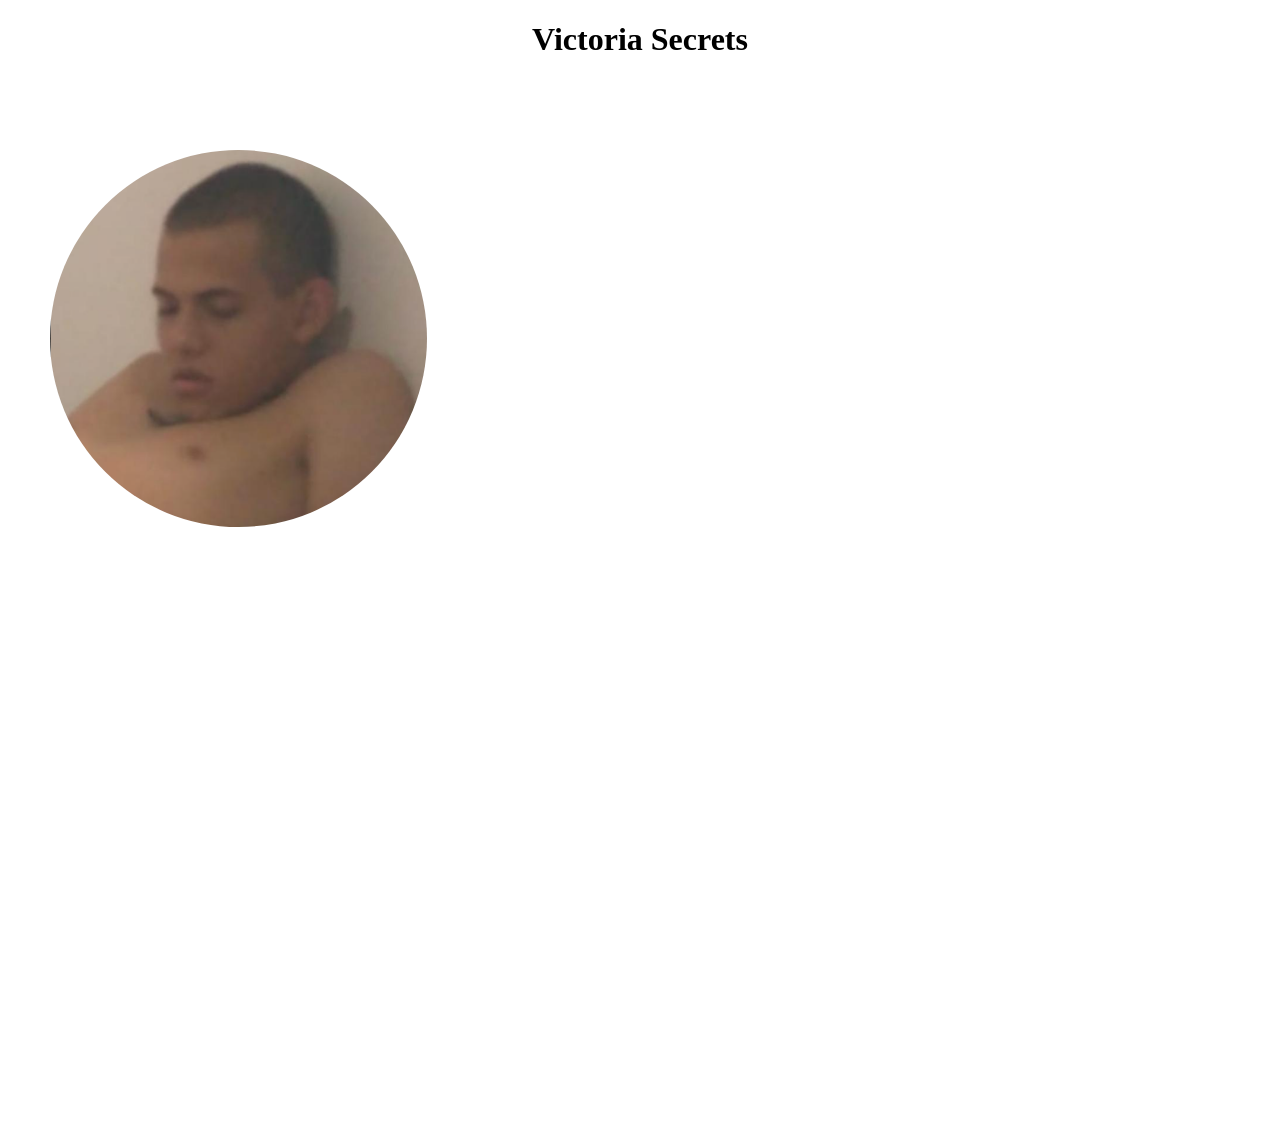
<file: curriculo_alunoBisonho/index.html>
<!DOCTYPE html>

<html lang="pt-BR">

<head>
    <meta charset="UTF-8">
    <meta name="viewport" content="width=device-width, initial-scale=1.0">
    <title>Currículo Victoria Secrets</title>
    <link rel="stylesheet" href="./style.css">
</head>

<body>
    <div id="container">
        <div id="header">
            <h1>Victoria Secrets</h1>
        </div>
        <div id="corpo">
            <div id="container-foto">
                <img id="foto" src="./bisonho.png">
            </div>
            <div id="secao-principal">
                <h2>Histórico de Vida</h2>
                <p>Nasci numa cidade muito pequena chamada Campo Grande, origem dos mais grandiosos bisonhos da T30.
                    Tenho o Moysés desde os meus 11 anos numa desesperada tentativa de farmar aura, mas a minha
                    bisonhice é tão grande que até hoje não li sequer uma página desse livro. Algum dia pensei em fazer
                    o ITA, mas sabia que era simplesmente bisonho demais para passar sem ser na sorte, então decidi
                    responder todas questões usando ASCII e escolhendo cada caractere aleatoriamente. Curiosamente, a
                    minha bisonhice é tão grande que viola as leis da termodinâmica e da estatística, o que permitiu que
                    eu passasse no vestibular. Ao começar o aquartelamento do ITA, a concentração de bisonhice por metro
                    cúbico no meu corpo cresceu tão rapidamente que criou o próprio campo gravitacional no bisonhoverso,
                    um plano da realidade paralelo ao nosso que altera como as pessoas percebem a bisonhice. O campo
                    gravitacional gerado pela minha bisonhice curvou o bisonhespaço-tempo de maneira que os raios de
                    bisonholuz refletidos pelo meu bisonhocorpo não conseguem escapar do bisonhorizonte de
                    bisonhoventos, impedindo que a grande maioria dos alunos de alto IAP percebessem a minha bisonhice,
                    o que, temporariamente, aumentou drasticamente o meu IAS (Índice de Aluno Safo), que é o IAP
                    aparente menos o IAP real. Infelizmente, o grandioso e esplendoroso Aluno Sheldon notou que os raios
                    de bisonholuz que passavam perto do meu bisonhocorpo eram sempre bisonhodesviados, concluindo que
                    isso só poderia acontecer se o meu bisonhocorpo fosse uma lente bisonhogravitacional composta por
                    uma bisonhogularidade de bisonhomassa superior a 1.37 meia-meias. Desde que a verdadeira magnitude
                    da minha bisonhice foi revelada, meu IAS caiu de volta para 0, apesar de eu ter grandes dificuldades
                    para aceitar esse fato auto-evidente.</p>
                <h2>Experiência</h2>
                <h3>Pós-doutorado em Bisonhologia (2023 - 2026)</h3>
                <p>Durante esse período, tive a oportunidade de desenvolver minhas habilidades em bisonhologia,
                    estudando e aprimorando minha bisonhice em diversos contextos. Participei de inúmeros projetos
                    relacionados à bisonhice, desde a criação de teorias bisonhísticas até a aplicação prática da
                    bisonhice em situações cotidianas. Minha experiência inclui a análise de sistemas bisonhos de alta
                    complexidade, bem como o estudo dos mecanismos da manifestação do bisonhoverso em nossa realidade.
                </p>
                <h3>Programa de Iniciação Científica em Toradologia (2026 - atualmente)</h3>
                <p>Atualmente, estou envolvido em um programa de iniciação científica focado na toradologia, onde busco
                    aprofundar meus conhecimentos sobre a arte de torar e suas aplicações práticas, especialmente no
                    estudo dos efeitos toradores do Toraz Netto. Este programa me permite explorar as nuances da
                    toradologia, desde as técnicas de toragem até a compreensão dos princípios fundamentais que regem
                    essa prática. Estou comprometido em contribuir para o avanço do conhecimento na área de toradologia,
                    buscando sempre aprimorar minhas habilidades e expandir minha compreensão sobre esse fascinante
                    campo de estudo.</p>
                <h3>Estudo prático de roupas íntimas femininas (2025)</h3>
                <p>Venha para o 302G (vaga A) me dar um G e perguntar a história caso esteja curioso (obs: a história é
                    SFW, não precisa se preocupar não kkkkkkk)</p>
                <br>
                <p>sugou fazer o resto do meu currículo, vou torar agora</p>
            </div>
            <div id="dados-pessoais">
                <h2>Dados Pessoais</h2>
                <p>Nome: Victoria Secrets</p>
                <p>Contato: (67) 99973-2911</p>
                <p>Idade: elevada</p>
                <p>IAP (Índice de Aluno Padrão): x tal que ∀𝜀>0&nbsp;&nbsp;0&gt;x&gt;𝜀 (note que x não existe,
                    portanto, a bisonhice é tamanha que chega a ser indefinido quantificar o IAP)</p>
            </div>
        </div>
    </div>
</body>

</html>
</file>
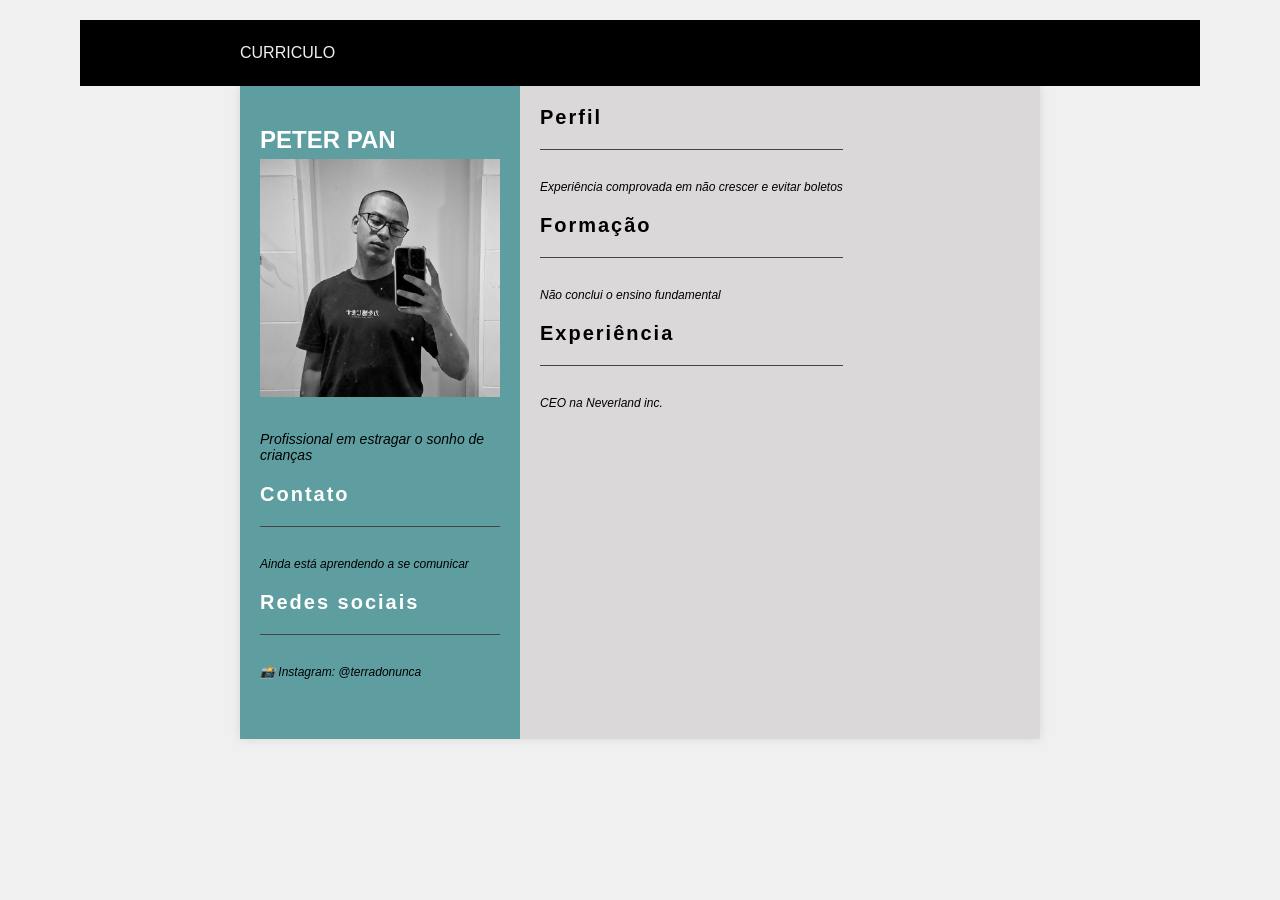
<file: CurriculoPeterPan/index.html>
<!DOCTYPE html>
<html lang="pt-BR">
<head>
    <meta charset="UTF-8">
    <meta name="viewport" content="width=device-width, initial-scale=1.0">
    <title>Curriculo do peter pan</title>
    <link rel="stylesheet" href="style.css">
</head>
<body>
    <header>
        <nav>
            <span>Curriculo</span>
        </nav>
    </header>
    <main>
       <div class="container">
        <aside class="sidebar">
            <h1>Peter Pan</h1>
            <img src="peterpan.png" class="foto">
             <p class="tag">Profissional em estragar o sonho de crianças</p>
            <h2>Contato</h2>
            <p>Ainda está aprendendo a se comunicar</p>
            <h2>Redes sociais</h2>
            <p>📸 Instagram: @terradonunca </p>
        </aside>
        
        <main class="content">
            <h2>Perfil</h2>
            <p>Experiência comprovada em não crescer e evitar boletos</p>
            <h2>Formação</h2>
            <p>Não conclui o ensino fundamental</p>
            <h2>Experiência</h2>
            <p>CEO na Neverland inc.</p>
        </main>
       </div>

        
    </main>
    <footer>

    </footer>
</body>
</html>
</file>
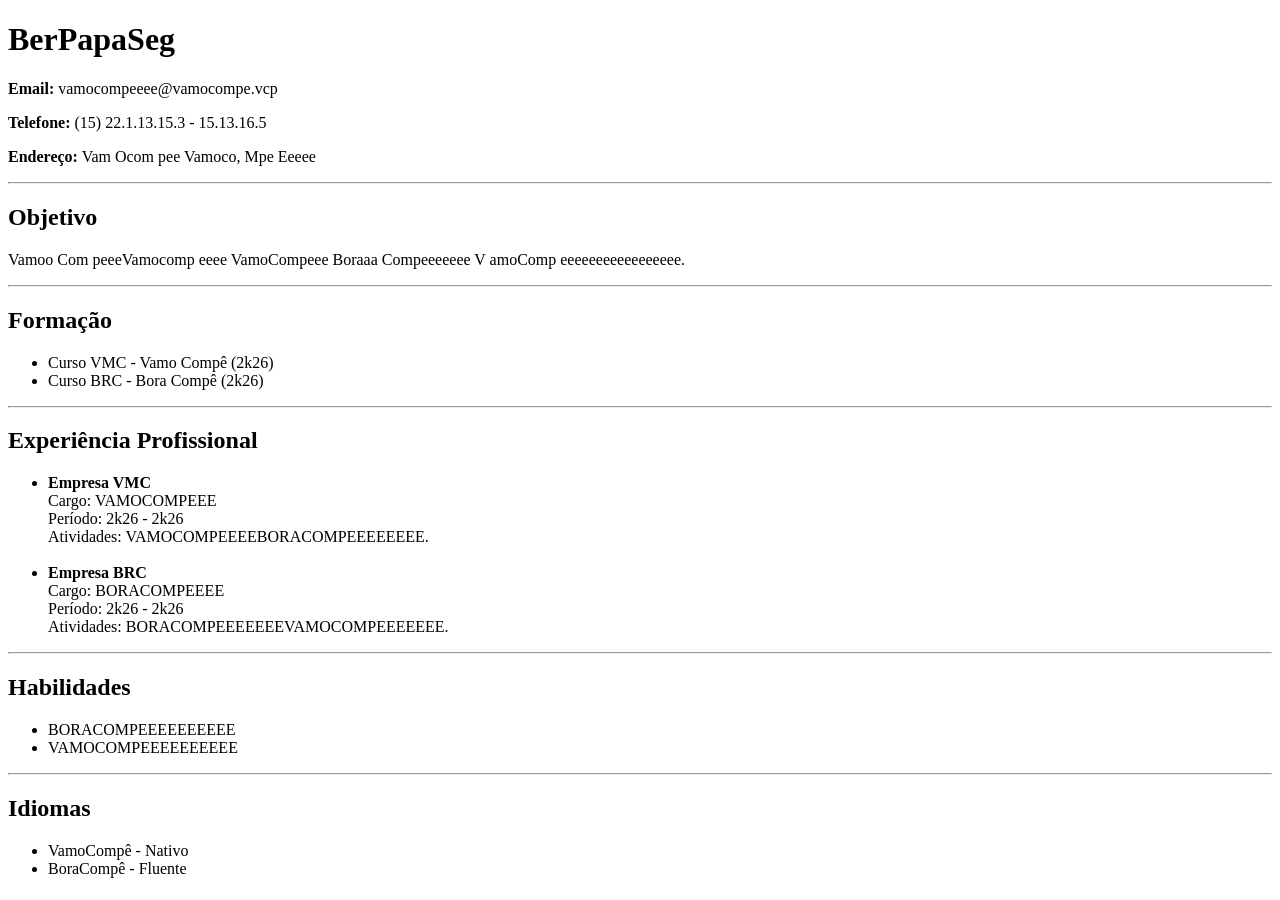
<file: site_arka/index.html>
<!DOCTYPE html>
<html>
<head>
    <meta charset="UTF-8">
    <title>Currículo (VAMO COMPE)</title>
</head>
<body>

    <h1>BerPapaSeg</h1>
    <p><strong>Email:</strong> vamocompeeee@vamocompe.vcp</p>
    <p><strong>Telefone:</strong> (15) 22.1.13.15.3 - 15.13.16.5</p>
    <p><strong>Endereço:</strong> Vam Ocom pee Vamoco, Mpe Eeeee</p>

    <hr>

    <h2>Objetivo</h2>
    <p>Vamoo Com peeeVamocomp eeee VamoCompeee Boraaa Compeeeeeee V amoComp eeeeeeeeeeeeeeeee.</p>

    <hr>

    <h2>Formação</h2>
    <ul>
        <li>Curso VMC - Vamo Compê (2k26)</li>
        <li>Curso BRC - Bora Compê (2k26)</li>
    </ul>

    <hr>

    <h2>Experiência Profissional</h2>
    <ul>
        <li>
            <strong>Empresa VMC</strong><br>
            Cargo: VAMOCOMPEEE<br>
            Período: 2k26 - 2k26<br>
            Atividades: VAMOCOMPEEEEBORACOMPEEEEEEEE.
        </li>
        <br>
        <li>
            <strong>Empresa BRC</strong><br>
            Cargo: BORACOMPEEEE<br>
            Período: 2k26 - 2k26<br>
            Atividades: BORACOMPEEEEEEEVAMOCOMPEEEEEEE.
        </li>
    </ul>

    <hr>

    <h2>Habilidades</h2>
    <ul>
        <li>BORACOMPEEEEEEEEEE</li>
        <li>VAMOCOMPEEEEEEEEEE</li>
    </ul>

    <hr>

    <h2>Idiomas</h2>
    <ul>
        <li>VamoCompê - Nativo</li>
        <li>BoraCompê - Fluente</li>
    </ul>

</body>
</html>
</file>
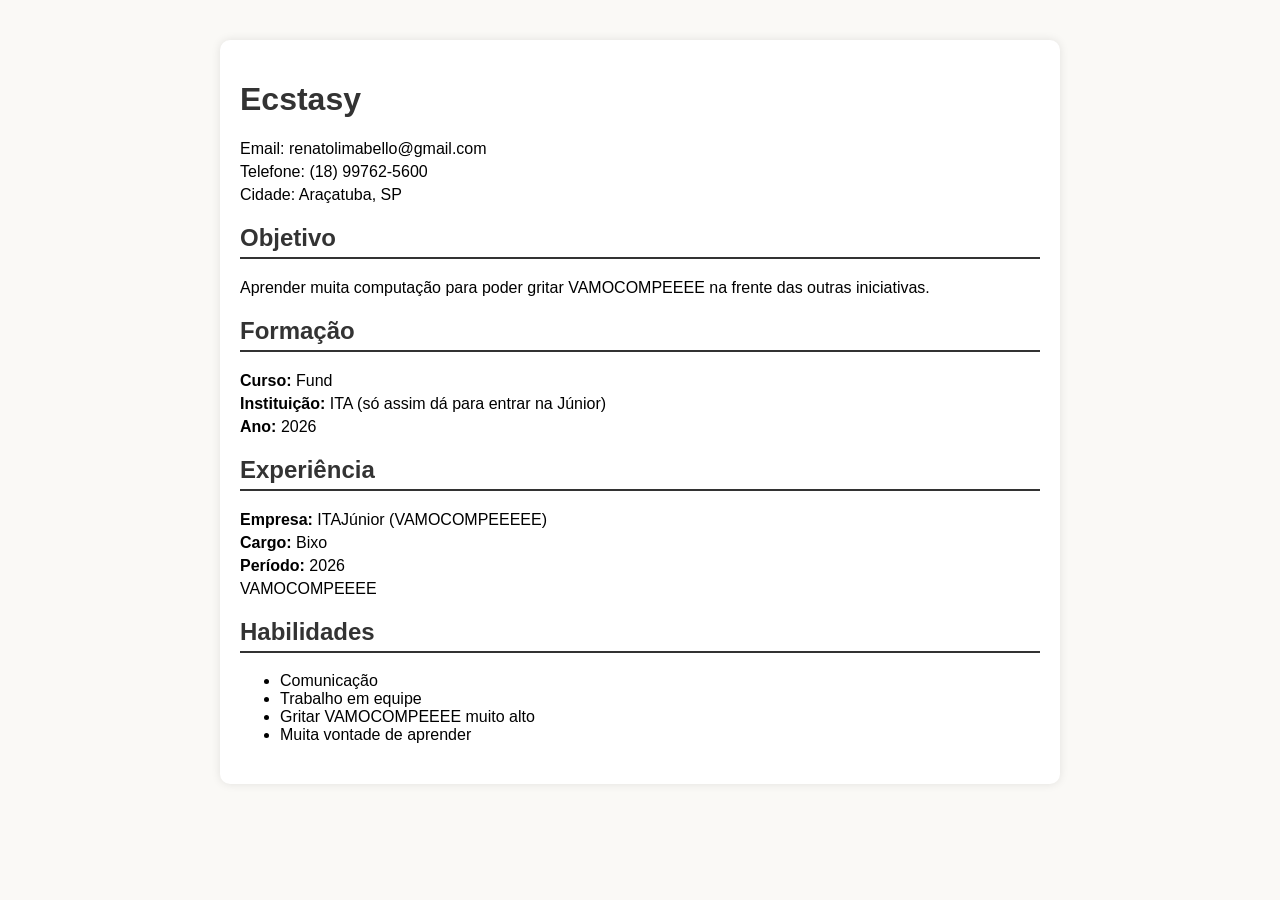
<file: curriculoecstasy.html>
<!DOCTYPE html>
<html lang="pt-br">
<head>
    <meta charset="UTF-8">
    <title>Currículo - Ecstasy</title>
    <style>
        body {
            font-family: Arial, sans-serif;
            margin: 40px;
            background-color: #fAf9f6;
        }
        .container {
            background: #fff;
            padding: 20px;
            max-width: 800px;
            margin: auto;
            border-radius: 10px;
            box-shadow: 0 0 10px rgba(0,0,0,0.1);
        }
        h1, h2 {
            color: #333;
        }
        .section {
            margin-bottom: 20px;
        }
        .title {
            border-bottom: 2px solid #333;
            padding-bottom: 5px;
        }
        p {
            margin: 5px 0;
        }
    </style>
</head>
<body>

<div class="container">
    <h1>Ecstasy</h1>
    <p>Email: renatolimabello@gmail.com</p>
    <p>Telefone: (18) 99762-5600</p>
    <p>Cidade: Araçatuba, SP</p>

    <div class="section">
        <h2 class="title">Objetivo</h2>
        <p>Aprender muita computação para poder gritar VAMOCOMPEEEE na frente das outras iniciativas.</p>
    </div>

    <div class="section">
        <h2 class="title">Formação</h2>
        <p><strong>Curso:</strong> Fund</p>
        <p><strong>Instituição:</strong> ITA (só assim dá para entrar na Júnior)</p>
        <p><strong>Ano:</strong> 2026 </p>
    </div>

    <div class="section">
        <h2 class="title">Experiência</h2>
        <p><strong>Empresa:</strong> ITAJúnior (VAMOCOMPEEEEE)</p>
        <p><strong>Cargo:</strong> Bixo</p>
        <p><strong>Período:</strong> 2026</p>
        <p>VAMOCOMPEEEE</p>
    </div>

    <div class="section">
        <h2 class="title">Habilidades</h2>
        <ul>
            <li>Comunicação</li>
            <li>Trabalho em equipe</li>
            <li>Gritar VAMOCOMPEEEE muito alto</li>
            <li>Muita vontade de aprender</li>
        </ul>
    </div>
</div>

</body>
</html>
</file>
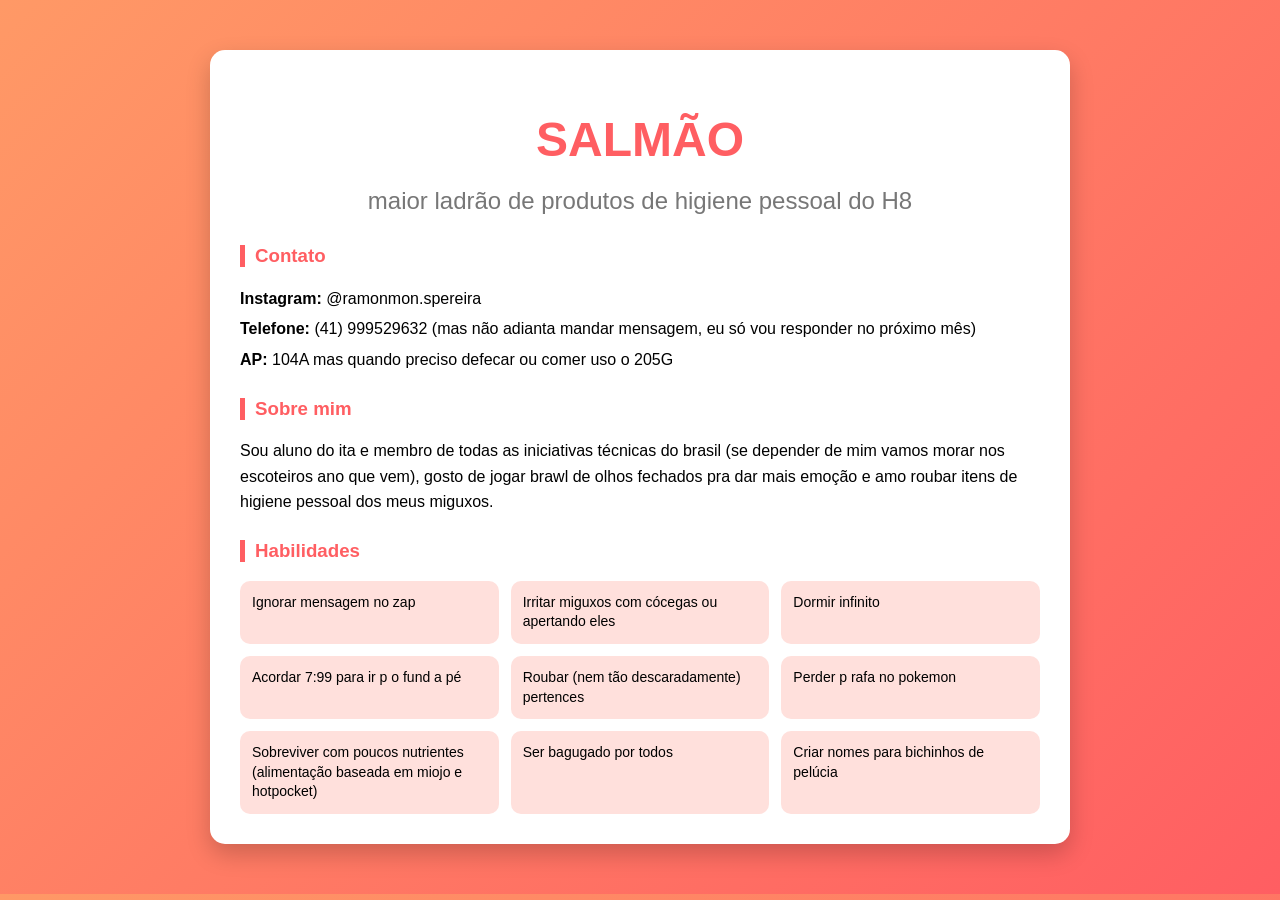
<file: CurriculoSalmao.html>
<!DOCTYPE html>
<html lang="pt-BR">
<head>
    <meta charset="UTF-8">
    <title>Currículo - SALMÃO</title>

    <style>
        body {
            margin: 0;
            font-family: 'Segoe UI', Tahoma, sans-serif;
            background: linear-gradient(135deg, #ff9966, #ff5e62);
        }

        .container {
            max-width: 800px;
            margin: 50px auto;
            background: white;
            border-radius: 15px;
            padding: 30px;
            box-shadow: 0 10px 25px rgba(0,0,0,0.2);
        }

        h1 {
            text-align: center;
            font-size: 48px;
            margin-bottom: 5px;
            color: #ff5e62;
        }

        h2 {
            text-align: center;
            font-weight: normal;
            color: #777;
            margin-bottom: 30px;
        }

        h3 {
            color: #ff5e62;
            border-left: 5px solid #ff5e62;
            padding-left: 10px;
            margin-top: 25px;
        }

        p {
            line-height: 1.6;
        }

        .contato p {
            margin: 5px 0;
        }

        .habilidades {
            display: grid;
            grid-template-columns: repeat(auto-fit, minmax(250px, 1fr));
            gap: 12px;
            margin-top: 10px;
        }

        .habilidade {
            background: #ffe0dc;
            padding: 12px;
            border-radius: 10px;
            font-size: 14px;
            word-wrap: break-word;
            line-height: 1.4;
        }

        .habilidade:hover {
            background: #ffd1cc;
            transform: scale(1.02);
            transition: 0.2s;
        }
    </style>
</head>

<body>

<div class="container">

    <h1>SALMÃO</h1>
    <h2>maior ladrão de produtos de higiene pessoal do H8</h2>

    <h3>Contato</h3>
    <div class="contato">
        <p><strong>Instagram:</strong> @ramonmon.spereira</p>
        <p><strong>Telefone:</strong> (41) 999529632 (mas não adianta mandar mensagem, eu só vou responder no próximo mês)</p>
        <p><strong>AP:</strong> 104A mas quando preciso defecar ou comer uso o 205G</p>
    </div>

    <h3>Sobre mim</h3>
    <p>
        Sou aluno do ita e membro de todas as iniciativas técnicas do brasil 
        (se depender de mim vamos morar nos escoteiros ano que vem), 
        gosto de jogar brawl de olhos fechados pra dar mais emoção 
        e amo roubar itens de higiene pessoal dos meus miguxos.
    </p>

    <h3>Habilidades</h3>
    <div class="habilidades">
        <div class="habilidade">Ignorar mensagem no zap</div>
        <div class="habilidade">Irritar miguxos com cócegas ou apertando eles</div>
        <div class="habilidade">Dormir infinito</div>
        <div class="habilidade">Acordar 7:99 para ir p o fund a pé</div>
        <div class="habilidade">Roubar (nem tão descaradamente) pertences</div>
        <div class="habilidade">Perder p rafa no pokemon</div>
        <div class="habilidade">Sobreviver com poucos nutrientes (alimentação baseada em miojo e hotpocket)</div>
        <div class="habilidade">Ser bagugado por todos</div>
        <div class="habilidade">Criar nomes para bichinhos de pelúcia</div>
    </div>

</div>

</body>
</html>
</file>
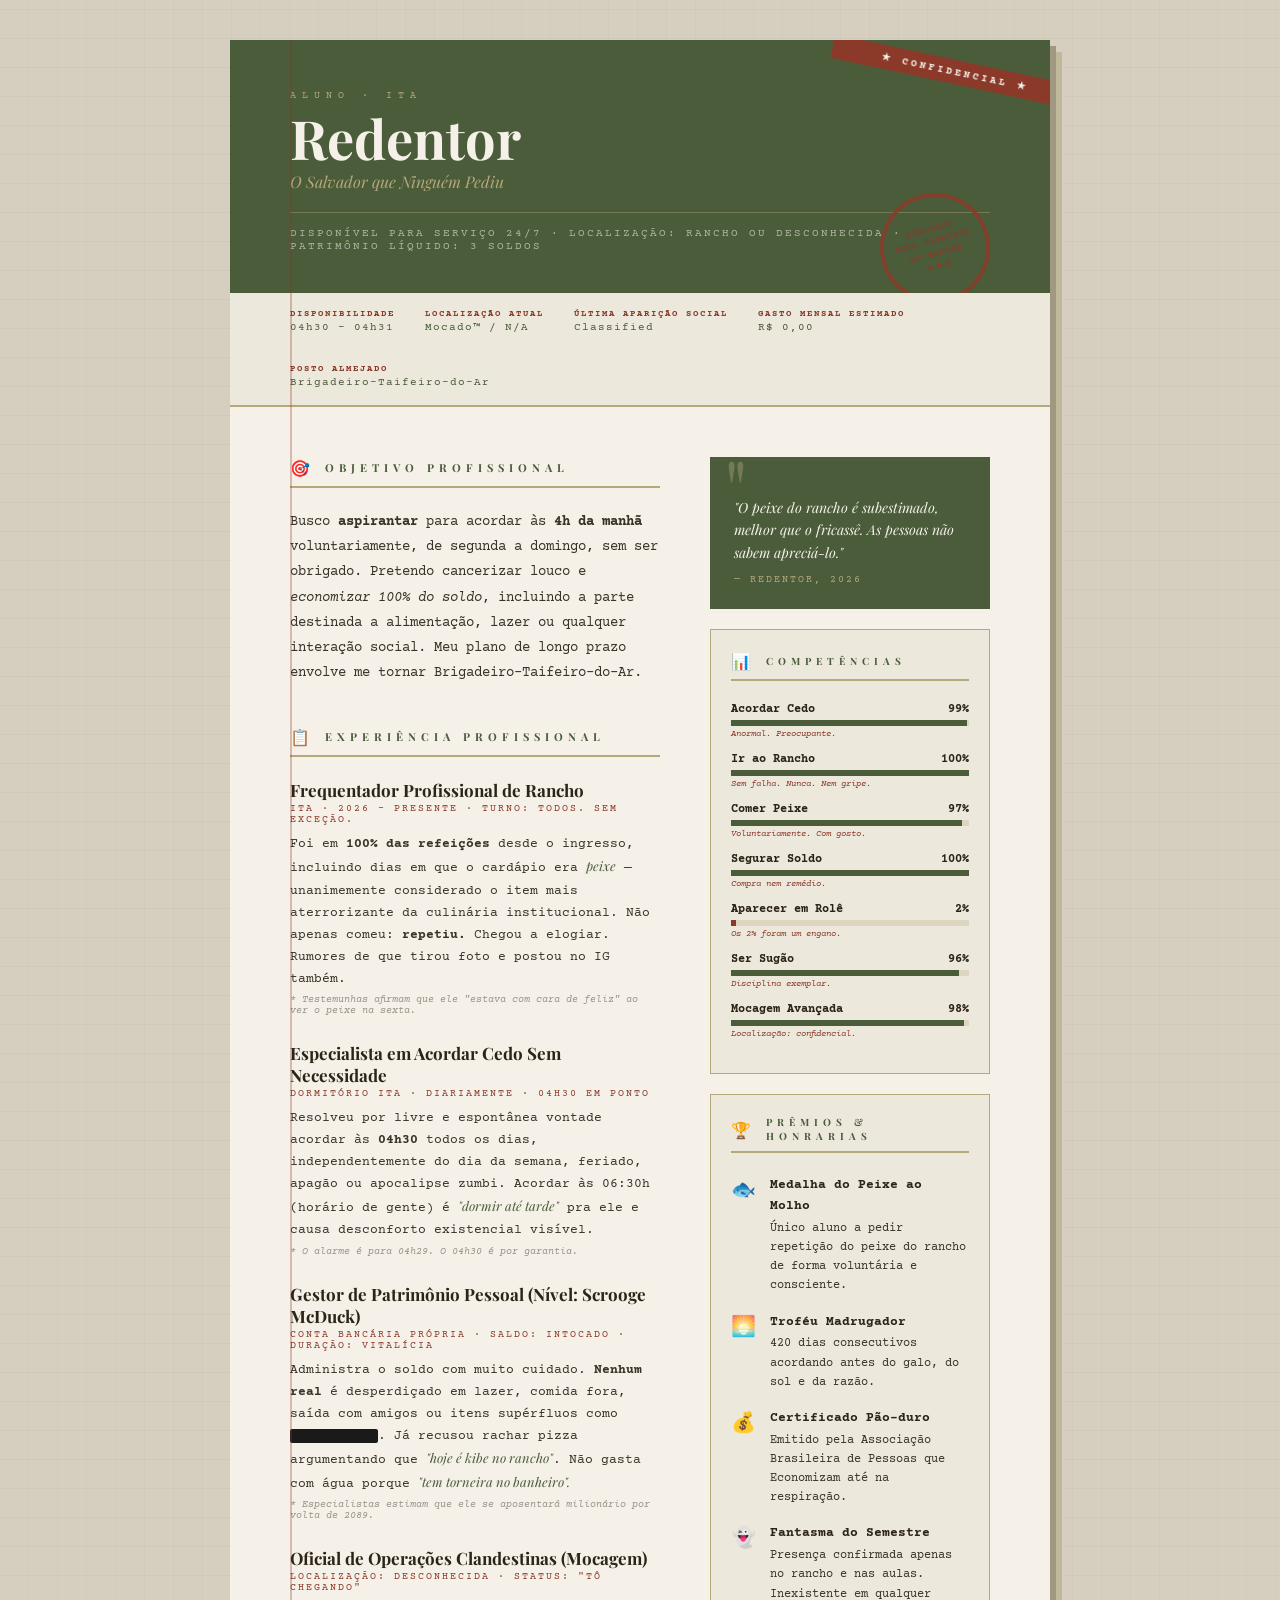
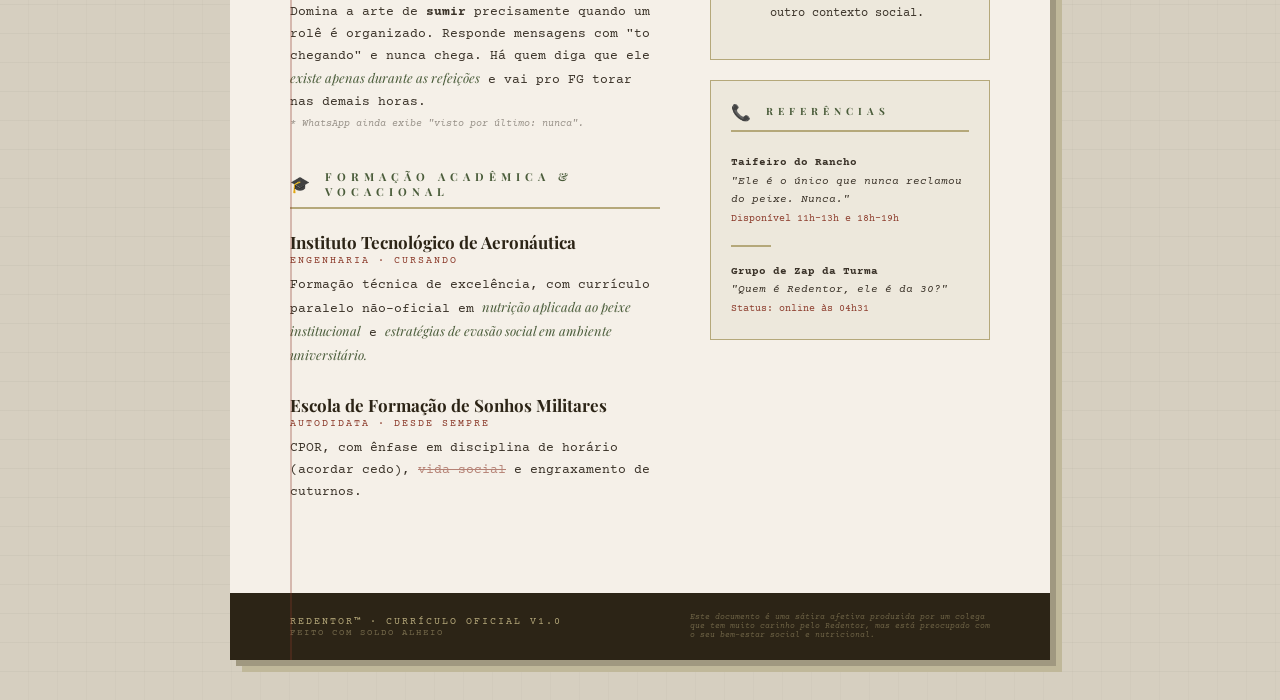
<file: redentor_curriculo.html>
<!DOCTYPE html>
<html lang="pt-BR">
<head>
<meta charset="UTF-8">
<meta name="viewport" content="width=device-width, initial-scale=1.0">
<title>Currículo Oficial™ do Redentor</title>
<link href="https://fonts.googleapis.com/css2?family=Playfair+Display:ital,wght@0,700;1,400&family=Courier+Prime:ital,wght@0,400;0,700;1,400&display=swap" rel="stylesheet">
<style>
  :root {
    --cream: #f5f0e8;
    --dark: #1a1a1a;
    --olive: #4a5c3a;
    --khaki: #b5a87a;
    --rust: #8b3a2a;
    --paper: #ede8dc;
    --ink: #2c2416;
  }

  * { margin: 0; padding: 0; box-sizing: border-box; }

  body {
    background-color: #d6cfc0;
    background-image:
      repeating-linear-gradient(0deg, transparent, transparent 28px, rgba(0,0,0,0.03) 28px, rgba(0,0,0,0.03) 29px),
      repeating-linear-gradient(90deg, transparent, transparent 28px, rgba(0,0,0,0.02) 28px, rgba(0,0,0,0.02) 29px);
    font-family: 'Courier Prime', monospace;
    color: var(--ink);
    padding: 40px 20px;
    min-height: 100vh;
  }

  .page {
    max-width: 820px;
    margin: 0 auto;
    background: var(--cream);
    box-shadow: 6px 6px 0 #a09880, 12px 12px 0 #c0b89a;
    position: relative;
    overflow: hidden;
    animation: pageIn 0.8s ease-out both;
  }

  @keyframes pageIn {
    from { opacity: 0; transform: translateY(30px) rotate(-0.5deg); }
    to { opacity: 1; transform: translateY(0) rotate(0deg); }
  }

  .page::before {
    content: '';
    position: absolute;
    top: 0; left: 60px;
    width: 2px;
    height: 100%;
    background: rgba(139, 58, 42, 0.3);
    z-index: 1;
  }

  /* HEADER */
  .header {
    background: var(--olive);
    padding: 50px 60px 40px;
    position: relative;
    overflow: hidden;
  }

  .header::after {
    content: '★ CONFIDENCIAL ★';
    position: absolute;
    top: 20px; right: -30px;
    background: var(--rust);
    color: var(--cream);
    font-size: 10px;
    letter-spacing: 3px;
    padding: 6px 50px;
    transform: rotate(12deg);
    font-weight: 700;
  }

  .stamp {
    position: absolute;
    bottom: -10px; right: 60px;
    width: 110px; height: 110px;
    border: 4px solid var(--rust);
    border-radius: 50%;
    display: flex; align-items: center; justify-content: center;
    text-align: center;
    color: var(--rust);
    font-size: 9px;
    font-weight: 700;
    letter-spacing: 1px;
    text-transform: uppercase;
    transform: rotate(-15deg);
    opacity: 0.85;
    padding: 10px;
    line-height: 1.4;
    background: transparent;
  }

  .rank {
    font-family: 'Courier Prime', monospace;
    font-size: 10px;
    letter-spacing: 6px;
    text-transform: uppercase;
    color: var(--khaki);
    margin-bottom: 10px;
  }

  .name {
    font-family: 'Playfair Display', serif;
    font-size: 54px;
    font-weight: 700;
    color: var(--cream);
    line-height: 1;
    margin-bottom: 6px;
  }

  .subtitle {
    font-family: 'Playfair Display', serif;
    font-style: italic;
    color: var(--khaki);
    font-size: 16px;
    margin-bottom: 20px;
  }

  .tagline {
    font-size: 11px;
    color: rgba(245,240,232,0.6);
    letter-spacing: 2px;
    text-transform: uppercase;
    border-top: 1px solid rgba(181,168,122,0.4);
    padding-top: 14px;
    margin-top: 14px;
  }

  /* INFO BAR */
  .info-bar {
    background: var(--paper);
    border-bottom: 2px solid var(--khaki);
    padding: 16px 60px;
    display: flex;
    gap: 30px;
    font-size: 11px;
    letter-spacing: 1px;
    flex-wrap: wrap;
    color: var(--olive);
  }

  .info-item strong {
    color: var(--rust);
    display: block;
    font-size: 9px;
    letter-spacing: 2px;
    text-transform: uppercase;
    margin-bottom: 2px;
  }

  /* BODY */
  .body {
    padding: 50px 60px;
    display: grid;
    grid-template-columns: 1fr 280px;
    gap: 50px;
  }

  /* SECTION */
  .section { margin-bottom: 40px; }

  .section-title {
    font-family: 'Playfair Display', serif;
    font-size: 11px;
    font-weight: 700;
    letter-spacing: 5px;
    text-transform: uppercase;
    color: var(--olive);
    border-bottom: 2px solid var(--khaki);
    padding-bottom: 8px;
    margin-bottom: 22px;
    display: flex;
    align-items: center;
    gap: 10px;
  }

  .section-title span { font-size: 16px; }

  /* ENTRY */
  .entry { margin-bottom: 26px; position: relative; }

  .entry-title {
    font-family: 'Playfair Display', serif;
    font-size: 17px;
    font-weight: 700;
    color: var(--ink);
    margin-bottom: 2px;
  }

  .entry-meta {
    font-size: 10px;
    letter-spacing: 2px;
    color: var(--rust);
    text-transform: uppercase;
    margin-bottom: 8px;
  }

  .entry-desc {
    font-size: 13px;
    line-height: 1.7;
    color: #3a3228;
  }

  .entry-desc em {
    font-family: 'Playfair Display', serif;
    font-style: italic;
    color: var(--olive);
  }

  /* FOOTNOTE */
  .footnote {
    font-size: 10px;
    color: rgba(58,50,40,0.5);
    font-style: italic;
    margin-top: 4px;
  }

  /* SIDEBAR */
  .sidebar {}

  .sidebar-box {
    background: var(--paper);
    border: 1px solid var(--khaki);
    padding: 20px;
    margin-bottom: 20px;
  }

  .sidebar-box .section-title { font-size: 10px; }

  .skill-item {
    margin-bottom: 14px;
  }

  .skill-name {
    font-size: 12px;
    font-weight: 700;
    margin-bottom: 4px;
    display: flex;
    justify-content: space-between;
  }

  .skill-bar {
    height: 6px;
    background: rgba(181,168,122,0.3);
    position: relative;
  }

  .skill-bar-fill {
    height: 100%;
    background: var(--olive);
    position: relative;
    animation: fillBar 1.5s ease-out both;
  }

  @keyframes fillBar {
    from { width: 0 !important; }
  }

  .skill-comment {
    font-size: 9px;
    color: var(--rust);
    font-style: italic;
    margin-top: 3px;
  }

  /* QUOTE BOX */
  .quote-box {
    background: var(--olive);
    color: var(--cream);
    padding: 24px;
    margin-bottom: 20px;
    position: relative;
  }

  .quote-box::before {
    content: '"';
    font-family: 'Playfair Display', serif;
    font-size: 80px;
    color: var(--khaki);
    opacity: 0.4;
    position: absolute;
    top: -10px; left: 14px;
    line-height: 1;
  }

  .quote-text {
    font-family: 'Playfair Display', serif;
    font-style: italic;
    font-size: 14px;
    line-height: 1.6;
    margin-bottom: 10px;
    padding-top: 16px;
  }

  .quote-attr {
    font-size: 10px;
    letter-spacing: 2px;
    text-transform: uppercase;
    color: var(--khaki);
  }

  /* ACHIEVEMENTS */
  .achievement {
    display: flex;
    gap: 14px;
    margin-bottom: 16px;
    align-items: flex-start;
  }

  .achievement-icon {
    font-size: 20px;
    flex-shrink: 0;
    margin-top: 2px;
  }

  .achievement-text {
    font-size: 12px;
    line-height: 1.6;
    color: #3a3228;
  }

  .achievement-text strong {
    font-size: 13px;
    display: block;
    margin-bottom: 2px;
    color: var(--ink);
  }

  /* REDLINE */
  .redline {
    text-decoration: line-through;
    color: var(--rust);
    opacity: 0.6;
  }

  /* CLASSIFIED */
  .classified {
    background: #1a1a1a;
    color: #1a1a1a;
    cursor: pointer;
    transition: color 0.3s;
    user-select: none;
    border-radius: 2px;
    padding: 0 4px;
  }
  .classified:hover { color: var(--rust); }

  /* FOOTER */
  .footer {
    background: var(--ink);
    color: var(--khaki);
    padding: 20px 60px;
    font-size: 10px;
    letter-spacing: 2px;
    text-transform: uppercase;
    display: flex;
    justify-content: space-between;
    align-items: center;
  }

  .footer .warning {
    font-size: 8px;
    color: rgba(181,168,122,0.5);
    font-style: italic;
    text-transform: none;
    letter-spacing: 0;
    max-width: 300px;
  }

  /* DIVIDER */
  .divider {
    width: 40px;
    height: 2px;
    background: var(--khaki);
    margin: 16px 0;
  }

  @media (max-width: 700px) {
    .body { grid-template-columns: 1fr; }
    .header { padding: 40px 30px 50px; }
    .name { font-size: 38px; }
    .body { padding: 30px; }
    .info-bar { padding: 16px 30px; }
    .footer { padding: 20px 30px; flex-direction: column; gap: 10px; }
    .page::before { left: 30px; }
  }
</style>
</head>
<body>

<div class="page">

  <!-- HEADER -->
  <div class="header">
    <div class="rank">Aluno · ITA</div>
    <div class="name">Redentor</div>
    <div class="subtitle">O Salvador que Ninguém Pediu</div>
    <div class="tagline">Disponível para serviço 24/7 · Localização: rancho ou desconhecida · Patrimônio líquido: 3 soldos</div>
    <div class="stamp">APROVADO<br>pelo Sargento<br>do Rancho<br>★★★</div>
  </div>

  <!-- INFO BAR -->
  <div class="info-bar">
    <div class="info-item">
      <strong>Disponibilidade</strong>
      04h30 – 04h31
    </div>
    <div class="info-item">
      <strong>Localização atual</strong>
      Mocado™ / N/A
    </div>
    <div class="info-item">
      <strong>Última aparição social</strong>
      Classified
    </div>
    <div class="info-item">
      <strong>Gasto mensal estimado</strong>
      R$ 0,00
    </div>
    <div class="info-item">
      <strong>Posto almejado</strong>
      Brigadeiro-Taifeiro-do-Ar
    </div>
  </div>

  <!-- BODY -->
  <div class="body">

    <!-- MAIN -->
    <div class="main">

      <!-- OBJETIVO -->
      <div class="section">
        <div class="section-title"><span>🎯</span> Objetivo Profissional</div>
        <p style="font-size:14px; line-height:1.8; color:#3a3228;">
          Busco <b>aspirantar</b> para acordar às <strong>4h da manhã</strong> voluntariamente, de segunda a domingo, 
          sem ser obrigado. Pretendo cancerizar louco e <em>economizar 100% do soldo</em>, 
          incluindo a parte destinada a alimentação, lazer ou qualquer interação social.
          Meu plano de longo prazo envolve me tornar Brigadeiro-Taifeiro-do-Ar.</em>
        </p>
      </div>

      <!-- EXPERIENCIA -->
      <div class="section">
        <div class="section-title"><span>📋</span> Experiência Profissional</div>

        <div class="entry">
          <div class="entry-title">Frequentador Profissional de Rancho</div>
          <div class="entry-meta">ITA · 2026 – presente · Turno: todos. Sem exceção.</div>
          <div class="entry-desc">
            Foi em <strong>100% das refeições</strong> desde o ingresso, incluindo dias em que o cardápio era 
            <em>peixe</em> — unanimemente considerado o item mais aterrorizante da culinária institucional. 
            Não apenas comeu: <strong>repetiu.</strong> Chegou a elogiar. Rumores de que tirou foto e postou no IG também.
          </div>
          <div class="footnote">* Testemunhas afirmam que ele "estava com cara de feliz" ao ver o peixe na sexta.</div>
        </div>

        <div class="entry">
          <div class="entry-title">Especialista em Acordar Cedo Sem Necessidade</div>
          <div class="entry-meta">Dormitório ITA · Diariamente · 04h30 em ponto</div>
          <div class="entry-desc">
            Resolveu por livre e espontânea vontade acordar às <strong>04h30</strong> todos os dias, 
            independentemente do dia da semana, feriado, apagão ou apocalipse zumbi. 
            Acordar às 06:30h (horário de gente) é <em>"dormir até tarde"</em> pra ele
            e causa desconforto existencial visível.
          </div>
          <div class="footnote">* O alarme é para 04h29. O 04h30 é por garantia.</div>
        </div>

        <div class="entry">
          <div class="entry-title">Gestor de Patrimônio Pessoal (Nível: Scrooge McDuck)</div>
          <div class="entry-meta">Conta Bancária Própria · Saldo: intocado · Duração: vitalícia</div>
          <div class="entry-desc">
            Administra o soldo com muito cuidado. <strong>Nenhum real</strong> é desperdiçado em lazer, comida fora, 
            saída com amigos ou itens supérfluos como <span class="classified" title="clique para revelar">hidratação</span>. 
            Já recusou rachar pizza argumentando que <em>"hoje é kibe no rancho"</em>. 
            Não gasta com água porque <em>"tem torneira no banheiro".</em>
          </div>
          <div class="footnote">* Especialistas estimam que ele se aposentará milionário por volta de 2089.</div>
        </div>

        <div class="entry">
          <div class="entry-title">Oficial de Operações Clandestinas (Mocagem)</div>
          <div class="entry-meta">Localização: desconhecida · Status: "tô chegando"</div>
          <div class="entry-desc">
            Domina a arte de <strong>sumir</strong> precisamente quando um rolê é organizado. 
            Responde mensagens com "to chegando" e nunca chega. 
            Há quem diga que ele <em>existe apenas durante as refeições</em> e vai pro FG torar nas demais horas.
          </div>
          <div class="footnote">* WhatsApp ainda exibe "visto por último: nunca".</div>
        </div>

      </div>

      <!-- FORMACAO -->
      <div class="section">
        <div class="section-title"><span>🎓</span> Formação Acadêmica & Vocacional</div>

        <div class="entry">
          <div class="entry-title">Instituto Tecnológico de Aeronáutica</div>
          <div class="entry-meta">Engenharia · Cursando</div>
          <div class="entry-desc">
            Formação técnica de excelência, com currículo paralelo não-oficial em 
            <em>nutrição aplicada ao peixe institucional</em> e 
            <em>estratégias de evasão social em ambiente universitário.</em>
          </div>
        </div>

        <div class="entry">
          <div class="entry-title">Escola de Formação de Sonhos Militares</div>
          <div class="entry-meta">Autodidata · Desde sempre</div>
          <div class="entry-desc">
            CPOR, com ênfase em disciplina de horário 
            (acordar cedo), <span class="redline">vida social</span> e engraxamento de cuturnos.
          </div>
        </div>
      </div>

    </div>

    <!-- SIDEBAR -->
    <div class="sidebar">

      <!-- QUOTE -->
      <div class="quote-box">
        <div class="quote-text">
          "O peixe do rancho é subestimado, melhor que o fricassê. As pessoas não sabem apreciá-lo."
        </div>
        <div class="quote-attr">— Redentor, 2026</div>
      </div>

      <!-- HABILIDADES -->
      <div class="sidebar-box">
        <div class="section-title"><span>📊</span> Competências</div>

        <div class="skill-item">
          <div class="skill-name">Acordar Cedo <span>99%</span></div>
          <div class="skill-bar"><div class="skill-bar-fill" style="width:99%"></div></div>
          <div class="skill-comment">Anormal. Preocupante.</div>
        </div>

        <div class="skill-item">
          <div class="skill-name">Ir ao Rancho <span>100%</span></div>
          <div class="skill-bar"><div class="skill-bar-fill" style="width:100%"></div></div>
          <div class="skill-comment">Sem falha. Nunca. Nem gripe.</div>
        </div>

        <div class="skill-item">
          <div class="skill-name">Comer Peixe <span>97%</span></div>
          <div class="skill-bar"><div class="skill-bar-fill" style="width:97%"></div></div>
          <div class="skill-comment">Voluntariamente. Com gosto.</div>
        </div>

        <div class="skill-item">
          <div class="skill-name">Segurar Soldo <span>100%</span></div>
          <div class="skill-bar"><div class="skill-bar-fill" style="width:100%"></div></div>
          <div class="skill-comment">Compra nem remédio.</div>
        </div>

        <div class="skill-item">
          <div class="skill-name">Aparecer em Rolê <span>2%</span></div>
          <div class="skill-bar"><div class="skill-bar-fill" style="width:2%; background: var(--rust);"></div></div>
          <div class="skill-comment">Os 2% foram um engano.</div>
        </div>

        <div class="skill-item">
          <div class="skill-name">Ser Sugão <span>96%</span></div>
          <div class="skill-bar"><div class="skill-bar-fill" style="width:96%"></div></div>
          <div class="skill-comment">Disciplina exemplar.</div>
        </div>

        <div class="skill-item">
          <div class="skill-name">Mocagem Avançada <span>98%</span></div>
          <div class="skill-bar"><div class="skill-bar-fill" style="width:98%"></div></div>
          <div class="skill-comment">Localização: confidencial.</div>
        </div>
      </div>

      <!-- CONQUISTAS -->
      <div class="sidebar-box">
        <div class="section-title"><span>🏆</span> Prêmios & Honrarias</div>

        <div class="achievement">
          <div class="achievement-icon">🐟</div>
          <div class="achievement-text">
            <strong>Medalha do Peixe ao Molho</strong>
            Único aluno a pedir repetição do peixe do rancho de forma voluntária e consciente.
          </div>
        </div>

        <div class="achievement">
          <div class="achievement-icon">🌅</div>
          <div class="achievement-text">
            <strong>Troféu Madrugador</strong>
            420 dias consecutivos acordando antes do galo, do sol e da razão.
          </div>
        </div>

        <div class="achievement">
          <div class="achievement-icon">💰</div>
          <div class="achievement-text">
            <strong>Certificado Pão-duro</strong>
            Emitido pela Associação Brasileira de Pessoas que Economizam até na respiração.
          </div>
        </div>

        <div class="achievement">
          <div class="achievement-icon">👻</div>
          <div class="achievement-text">
            <strong>Fantasma do Semestre</strong>
            Presença confirmada apenas no rancho e nas aulas. Inexistente em qualquer outro contexto social.
          </div>
        </div>

      </div>

      <!-- REFERENCIAS -->
      <div class="sidebar-box">
        <div class="section-title"><span>📞</span> Referências</div>
        <p style="font-size:11px; line-height:1.7; color:#3a3228;">
          <strong>Taifeiro do Rancho</strong><br>
          <em>"Ele é o único que nunca reclamou do peixe. Nunca."</em><br>
          <span style="font-size:10px; color:var(--rust);">Disponível 11h–13h e 18h–19h</span>
        </p>
        <div class="divider"></div>
        <p style="font-size:11px; line-height:1.7; color:#3a3228;">
          <strong>Grupo de Zap da Turma</strong><br>
          <em>"Quem é Redentor, ele é da 30?"</em><br>
          <span style="font-size:10px; color:var(--rust);">Status: online às 04h31</span>
        </p>
      </div>

    </div>
  </div>

  <!-- FOOTER -->
  <div class="footer">
    <div>
      REDENTOR™ · CURRÍCULO OFICIAL v1.0<br>
      <span style="font-size:9px; opacity:0.5;">Feito com soldo alheio</span>
    </div>
    <div class="warning">
      Este documento é uma sátira afetiva produzida por um colega que tem muito carinho pelo Redentor,
      mas está preocupado com o seu bem-estar social e nutricional.
    </div>
  </div>

</div>

<script>
  // Reveal classified text on click
  document.querySelectorAll('.classified').forEach(el => {
    el.addEventListener('click', () => {
      el.style.background = 'transparent';
      el.style.color = 'var(--rust)';
    });
  });

  // Animate skill bars on load
  const bars = document.querySelectorAll('.skill-bar-fill');
  const observer = new IntersectionObserver(entries => {
    entries.forEach(e => {
      if (e.isIntersecting) e.target.style.animation = 'fillBar 1.5s ease-out both';
    });
  });
  bars.forEach(b => observer.observe(b));
</script>
</body>
</html>
</file>
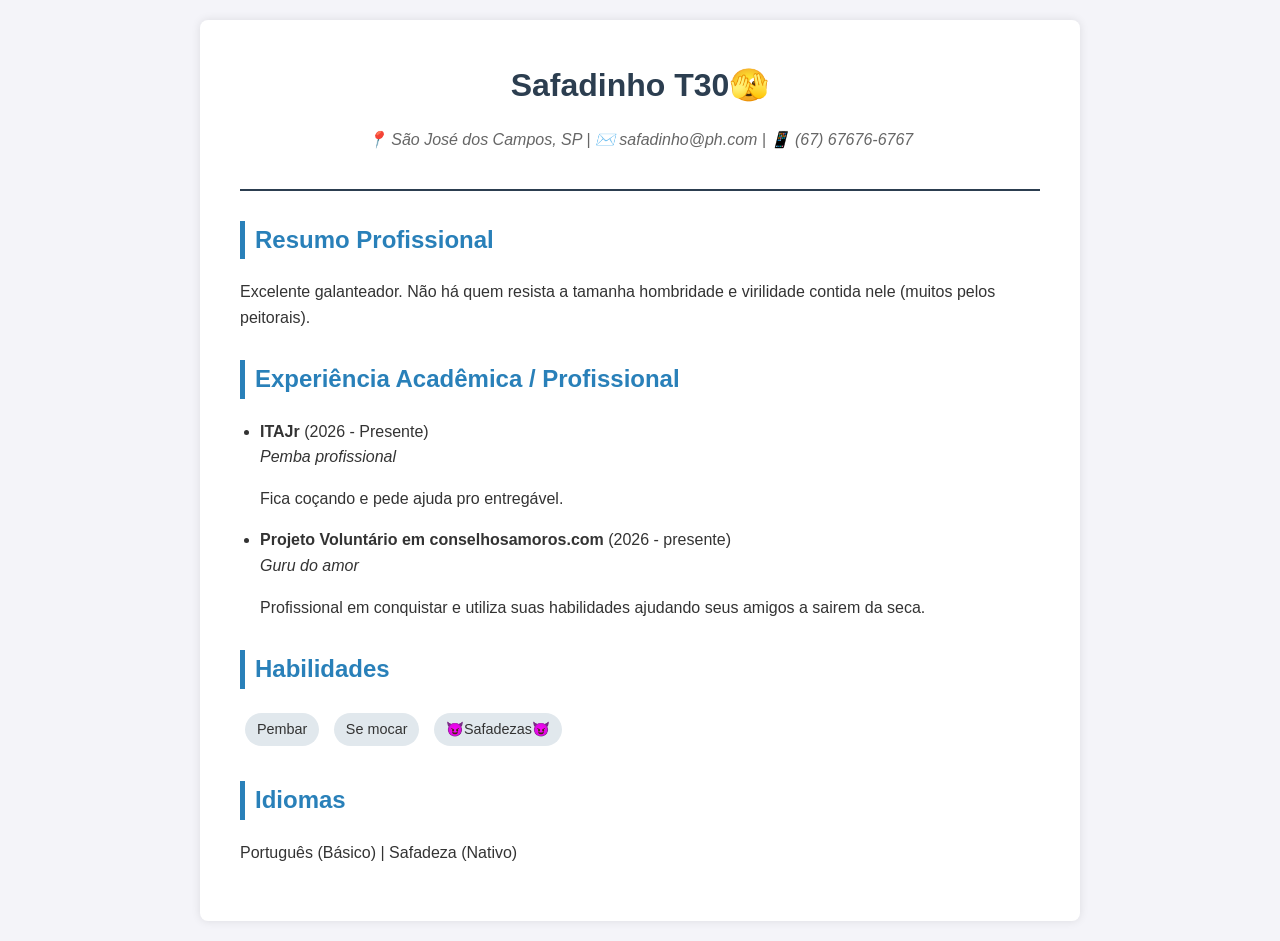
<file: sitesafadinho.html>
<!DOCTYPE html>
<html lang="pt-br">
<head>
    <meta charset="UTF-8">
    <meta name="viewport" content="width=device-width, initial-scale=1.0">
    <title>Currículo - Nome do Amigo</title>
    <style>
        /* CSS para deixar o currículo bonitão */
        body {
            font-family: 'Segoe UI', Tahoma, Geneva, Verdana, sans-serif;
            line-height: 1.6;
            background-color: #f4f4f9;
            color: #333;
            margin: 0;
            padding: 20px;
        }
        .container {
            max-width: 800px;
            margin: auto;
            background: #fff;
            padding: 40px;
            border-radius: 8px;
            box-shadow: 0 0 10px rgba(0,0,0,0.1);
        }
        header {
            text-align: center;
            border-bottom: 2px solid #2c3e50;
            margin-bottom: 20px;
            padding-bottom: 20px;
        }
        h1 { margin: 0; color: #2c3e50; }
        h2 { color: #2980b9; border-left: 5px solid #2980b9; padding-left: 10px; margin-top: 30px; }
        .contato { font-style: italic; color: #666; }
        ul { padding-left: 20px; }
        li { margin-bottom: 10px; }
        .skill-tag {
            display: inline-block;
            background: #e1e8ed;
            padding: 5px 12px;
            border-radius: 20px;
            margin: 5px;
            font-size: 0.9em;
        }
    </style>
</head>
<body>

<div class="container">
    <header>
        <h1>Safadinho T30🫣</h1>
        <p class="contato">📍 São José dos Campos, SP | ✉️ safadinho@ph.com | 📱 (67) 67676-6767</p>

    </header>

    <section>
        <h2>Resumo Profissional</h2>
        <p>Excelente galanteador. Não há quem resista a tamanha hombridade e virilidade contida nele (muitos pelos peitorais).</p>
    </section>

    <section>
        <h2>Experiência Acadêmica / Profissional</h2>
        <ul>
            <li>
                <strong>ITAJr</strong> (2026 - Presente) <br>
                <em>Pemba profissional</em>
                <p>Fica coçando e pede ajuda pro entregável.</p>
            </li>
            <li>
                <strong>Projeto Voluntário em conselhosamoros.com</strong> (2026 - presente) <br>
                <em>Guru do amor</em>
                <p>Profissional em conquistar e utiliza suas habilidades ajudando seus amigos a sairem da seca.</p>
            </li>
        </ul>
    </section>

    <section>
        <h2>Habilidades</h2>
        <div class="skill-tag">Pembar</div>
        <div class="skill-tag">Se mocar</div>
        <div class="skill-tag">😈Safadezas😈</div>
    </section>

    <section>
        <h2>Idiomas</h2>
        <p>Português (Básico) | Safadeza (Nativo)</p>
    </section>
</div>

</body>
</html>
</file>
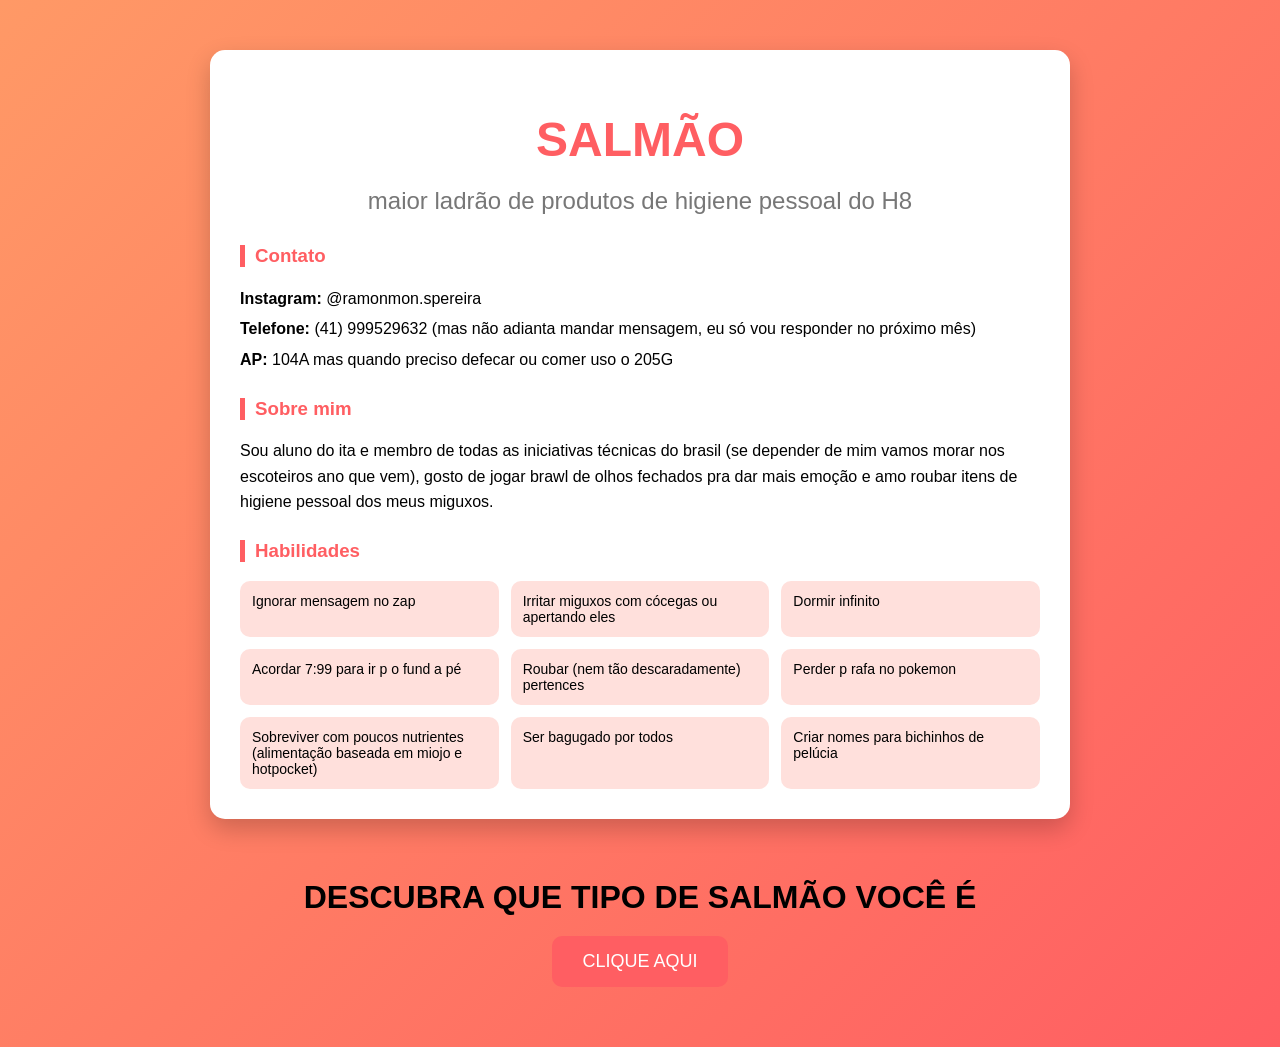
<file: Projeto1/CUrriculoSalmao.html>
<!DOCTYPE html>
<html lang="pt-BR">
<head>
<meta charset="UTF-8">
<title>Currículo - SALMÃO</title>

<style>
body {
    margin: 0;
    font-family: 'Segoe UI', Tahoma, sans-serif;
    background: linear-gradient(135deg, #ff9966, #ff5e62);
}

.container {
    max-width: 800px;
    margin: 50px auto;
    background: white;
    border-radius: 15px;
    padding: 30px;
    box-shadow: 0 10px 25px rgba(0,0,0,0.2);
}

h1 {
    text-align: center;
    font-size: 48px;
    margin-bottom: 5px;
    color: #ff5e62;
}

h2 {
    text-align: center;
    font-weight: normal;
    color: #777;
    margin-bottom: 30px;
}

h3 {
    color: #ff5e62;
    border-left: 5px solid #ff5e62;
    padding-left: 10px;
    margin-top: 25px;
}

p {
    line-height: 1.6;
}

.contato p {
    margin: 5px 0;
}

.habilidades {
    display: grid;
    grid-template-columns: repeat(auto-fit, minmax(250px, 1fr));
    gap: 12px;
}

.habilidade {
    background: #ffe0dc;
    padding: 12px;
    border-radius: 10px;
    font-size: 14px;
}

/* QUIZ MODERNO */

.quiz-intro {
    text-align: center;
    margin: 60px auto;
}

.quiz-intro h1 {
    font-size: 32px;
    color: #000000;
    margin-bottom: 20px;
}

.quiz-intro button {
    background: #ff5e62;
    color: white;
    border: none;
    padding: 15px 30px;
    font-size: 18px;
    border-radius: 10px;
    cursor: pointer;
    transition: 0.3s;
}

.quiz-intro button:hover {
    background: #e14b50;
    transform: translateY(-2px);
}

/* QUIZ BOX */

.quiz {
    max-width: 700px;
    margin: 40px auto;
    background: white;
    padding: 30px;
    border-radius: 15px;
    box-shadow: 0 10px 25px rgba(0,0,0,0.15);
    text-align: center;
    animation: fadeIn 0.4s ease;
}

#pergunta h2 {
    font-size: 22px;
    margin-bottom: 25px;
}

/* BOTÕES */

.quiz button {
    display: block;
    width: 100%;
    margin: 10px 0;
    padding: 14px;
    border-radius: 10px;
    border: 2px solid #eee;
    background: #f9f9f9;
    cursor: pointer;
    font-size: 15px;
    transition: 0.2s;
}

.quiz button:hover {
    background: #ffe0dc;
    border-color: #ff5e62;
}

/* RESULTADO */

.resultado {
    max-width: 600px;
    margin: 50px auto;
    text-align: center;
    background: white;
    padding: 30px;
    border-radius: 15px;
    box-shadow: 0 10px 25px rgba(0,0,0,0.15);
    animation: fadeIn 0.5s ease;
}

.resultado img {
    width: 250px;
    margin-bottom: 20px;
    border-radius: 10px;
}

.resultado h2 {
    color: #ff5e62;
}

/* ANIMAÇÃO */

@keyframes fadeIn {
    from {
        opacity: 0;
        transform: translateY(10px);
    }
    to {
        opacity: 1;
        transform: translateY(0);
    }
}
/* TEXTO DO QUIZ MAIS ESCURO */

#pergunta h2 {
    color: #222; /* quase preto */
    font-weight: 600;
}

.quiz button {
    color: #222; /* texto das respostas */
    background: #f5f5f5;
    border: 2px solid #ddd;
}

.quiz button:hover {
    background: #ffe0dc;
    border-color: #ff5e62;
    color: #000;
}

/* BOTÃO C */
.botao-c {
    font-size: 24px;
    padding: 25px;
    width: 85%;
    background: red;
    color: white;
    font-weight: bold;
    border: 4px solid black;
    transform: scale(1.1);
}

.botao-c:hover {
    background: darkred;
    transform: scale(1.15);
}

/* RESULTADO */
.resultado {
    text-align: center;
    margin: 40px;
}

.resultado img {
    width: 300px;
}
</style>
</head>

<body>

<div class="container">

    <h1>SALMÃO</h1>
    <h2>maior ladrão de produtos de higiene pessoal do H8</h2>

    <h3>Contato</h3>
    <div class="contato">
        <p><strong>Instagram:</strong> @ramonmon.spereira</p>
        <p><strong>Telefone:</strong> (41) 999529632 (mas não adianta mandar mensagem, eu só vou responder no próximo mês)</p>
        <p><strong>AP:</strong> 104A mas quando preciso defecar ou comer uso o 205G</p>
    </div>

    <h3>Sobre mim</h3>
    <p>
        Sou aluno do ita e membro de todas as iniciativas técnicas do brasil 
        (se depender de mim vamos morar nos escoteiros ano que vem), 
        gosto de jogar brawl de olhos fechados pra dar mais emoção 
        e amo roubar itens de higiene pessoal dos meus miguxos.
    </p>

    <h3>Habilidades</h3>
    <div class="habilidades">
        <div class="habilidade">Ignorar mensagem no zap</div>
        <div class="habilidade">Irritar miguxos com cócegas ou apertando eles</div>
        <div class="habilidade">Dormir infinito</div>
        <div class="habilidade">Acordar 7:99 para ir p o fund a pé</div>
        <div class="habilidade">Roubar (nem tão descaradamente) pertences</div>
        <div class="habilidade">Perder p rafa no pokemon</div>
        <div class="habilidade">Sobreviver com poucos nutrientes (alimentação baseada em miojo e hotpocket)</div>
        <div class="habilidade">Ser bagugado por todos</div>
        <div class="habilidade">Criar nomes para bichinhos de pelúcia</div>
    </div>

</div>

<div class="quiz-intro">
    <h1>DESCUBRA QUE TIPO DE SALMÃO VOCÊ É</h1>
    <button onclick="iniciarQuiz()">CLIQUE AQUI</button>
</div>

<div class="quiz" id="quiz" style="display:none;">
    <div id="pergunta"></div>
    <div id="respostas"></div>
</div>

<div class="resultado" id="resultado" style="display:none;">
    <img id="imagemResultado">
    <h2 id="textoResultado"></h2>
</div>

<script>
let perguntaAtual = 0;
let respostasC = 0;

const perguntas = [
{
pergunta: "Se o seu shampoo, pasta de dente e desodorante acabassem e só tivesse dos seus amigos, o que você faria?",
opcoes: [
"A) Pediria para usar pois sou DCnauta",
"B) Compraria outro para mim",
"C) Usaria por meses sem contar que estou usando, quando questionado responderiia \"não, rafa, você sabe que eu jamais faria isso com você\" e quando acabasse ainda cobraria o seu amigo por não comprar mais para você roubar"
]
},
{
pergunta: "Se você tem uma aula as 8h, e está sem bike como você se organiza?",
opcoes: [
"A) Acordaria com antecedencia como uma pessoa normal",
"B) Arrumaria tudo no dia anterior",
"C) Acordaria 7:99, com minha mochila vazia e farda em localidade desconhecida, e me arrumaria com calma após reclamar para meus companheiros de quarto que não me acordaram (eles te acordaram 3 vezes e seu despertador tocou 10 vezes mas você voltou a dormir em todas)"
]
},
{
pergunta: "Se você tem um compromisso hoje as 19h, o que você faz para lembrar",
opcoes: [
"A) Anoto numa agenda",
"B) Anoto no celular",
"C) Que compromisso?"
]
}
];

function iniciarQuiz() {
document.querySelector(".quiz-intro").style.display = "none";
document.getElementById("quiz").style.display = "block";
mostrarPergunta();
}

function mostrarPergunta() {
let p = perguntas[perguntaAtual];
document.getElementById("pergunta").innerHTML = "<h2>" + p.pergunta + "</h2>";

let html = "";

p.opcoes.forEach(opcao => {
let letra = opcao[0];
let classe = letra === "C" ? "botao-c" : "";

html += `<button class="${classe}" onclick="responder('${letra}')">${opcao}</button>`;
});

document.getElementById("respostas").innerHTML = html;
}

function responder(letra) {
if (letra === "C") respostasC++;
perguntaAtual++;

if (perguntaAtual < perguntas.length) {
mostrarPergunta();
} else {
mostrarResultado();
}
}

function mostrarResultado() {
document.getElementById("quiz").style.display = "none";
document.getElementById("resultado").style.display = "block";

let texto = "";
let imagem = "";

if (respostasC === 1) {
texto = "33% salmão = Salmão soneca";
imagem = "soneca.png";
}
else if (respostasC === 2) {
texto = "66% salmão = Salmão maromba";
imagem = "maromba.png";
}
else if (respostasC === 3) {
texto = "100% salmão = Salmão PRINCESA, PARABÉNS";
imagem = "princesa.png";
}
else {
texto = "0% salmão = você não é digno";
imagem = "zero.png";
}

document.getElementById("textoResultado").innerText = texto;
document.getElementById("imagemResultado").src = imagem;
}
</script>

</body>
</html>
</file>
<file: curriculo_alunoBisonho/style.css>
body {
    width: 100%;
    height: 100%;
    margin: 0;
}

#container {
    width: 100%;
    height: 100%;
    box-sizing: border-box;
    display: flex;
    flex-flow: column;
    gap: 20px;
    background-image: url(https://www.itajr.com.br/fundotextura.svg);
    color: white;
}

#header {
    width: 100%;
    display: flex;
    justify-content: center;
    align-items: center;
    background-color: #fffffff0;
    position: sticky;
    top: 0px;
    color: black;
}

#corpo {
    width: 100%;
    height: 100%;
    box-sizing: border-box;
    padding: 40px;
    display: grid;
    grid-template-columns: 1fr 2fr;
    grid-template-rows: min-content 1fr;
    row-gap: 50px;
    column-gap: 20px;
}

#container-foto {
    width: auto;
    aspect-ratio: 1 / 1;
    box-sizing: border-box;
    margin: 10px;
}

#foto {
    width: 100%;
    height: 100%;
    border-radius: 50%;
}

#secao-principal {
    grid-row-start: 1;
    grid-row-end: 3;
    grid-column-start: 2;
    grid-column-end: 3;
    padding: 20px;
}
</file>
<file: CurriculoPeterPan/style.css>
*{
    margin: 0;
    padding: 0;
    box-sizing: border-box;
    font-family: Arial, sans-serif;
}

body{
    background-color: #f0f0f0;
    padding: 20px;
}

nav {
    max-width: 1120px;
    margin: auto;
    padding: 24px 160px;
    background-color: black;
    color: #f0f0f0;
    text-transform: uppercase;

    display: flex;
    flex-direction: row;
}

.container{
    max-width: 800px;
    background-color: rgb(218, 216, 216);
    display: flex;
    box-shadow: 0 0 10px rgba(0,0,0,0.1);
}

.sidebar{
    width: 35%;
    background-color: cadetblue;
    color: white;
    padding: 40px 20px;
}

h1 {
    font-size: 24px;
    text-transform: uppercase;
    margin-bottom: 5px;
}

h2 {
    font-size: 20px;
    letter-spacing: 2px;
    border-bottom: 1px solid #444;
    padding-bottom: 20px;
    margin-bottom: 30px;
}

.tag{
    margin-bottom: 20px;
    font-size: 14px;
}

.foto {
    width: 100%;
    filter: grayscale(100%);
    margin-bottom: 30px;
}

p {
    font-size: 12px;
    color: black;
    margin-bottom: 20px;
    font-style: italic;
}

.content{
    margin-left: 20px;
    margin-top: 20px;
}

div{
    margin: 0 auto;
}
</file>
